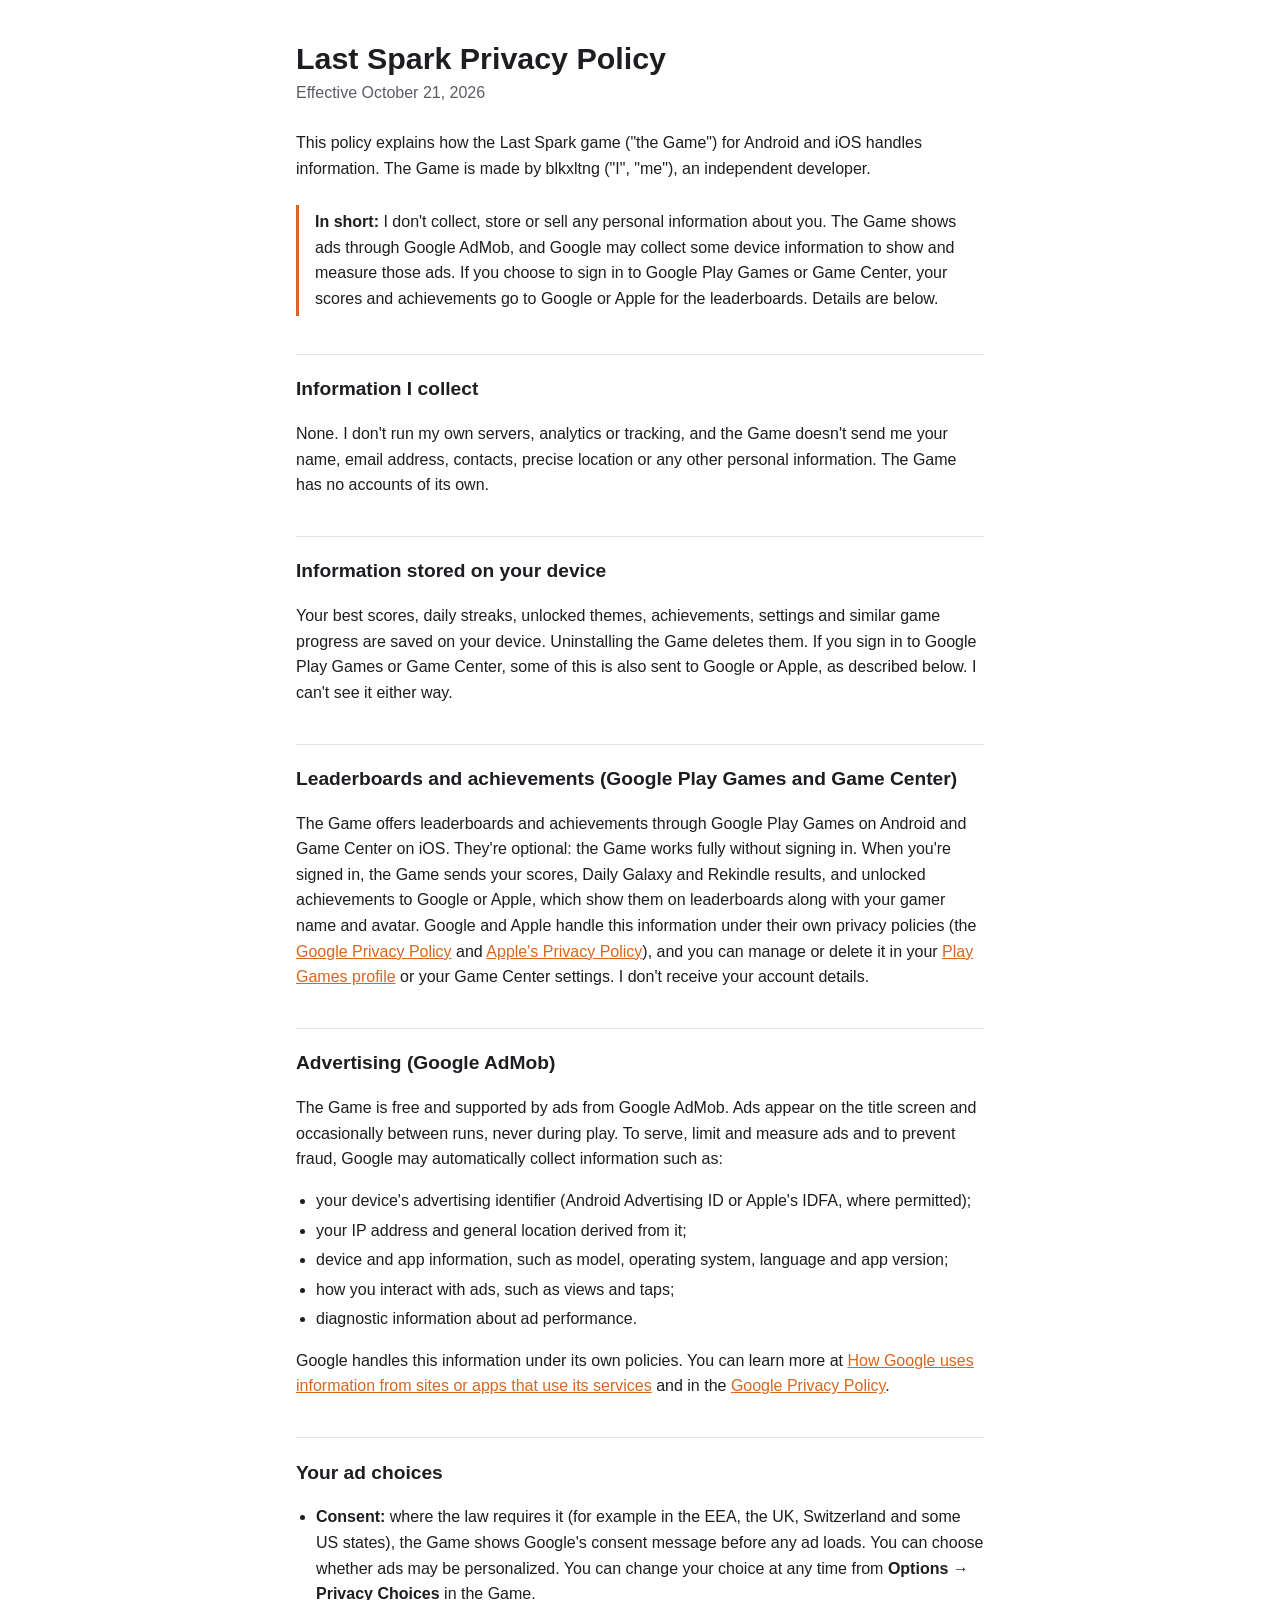
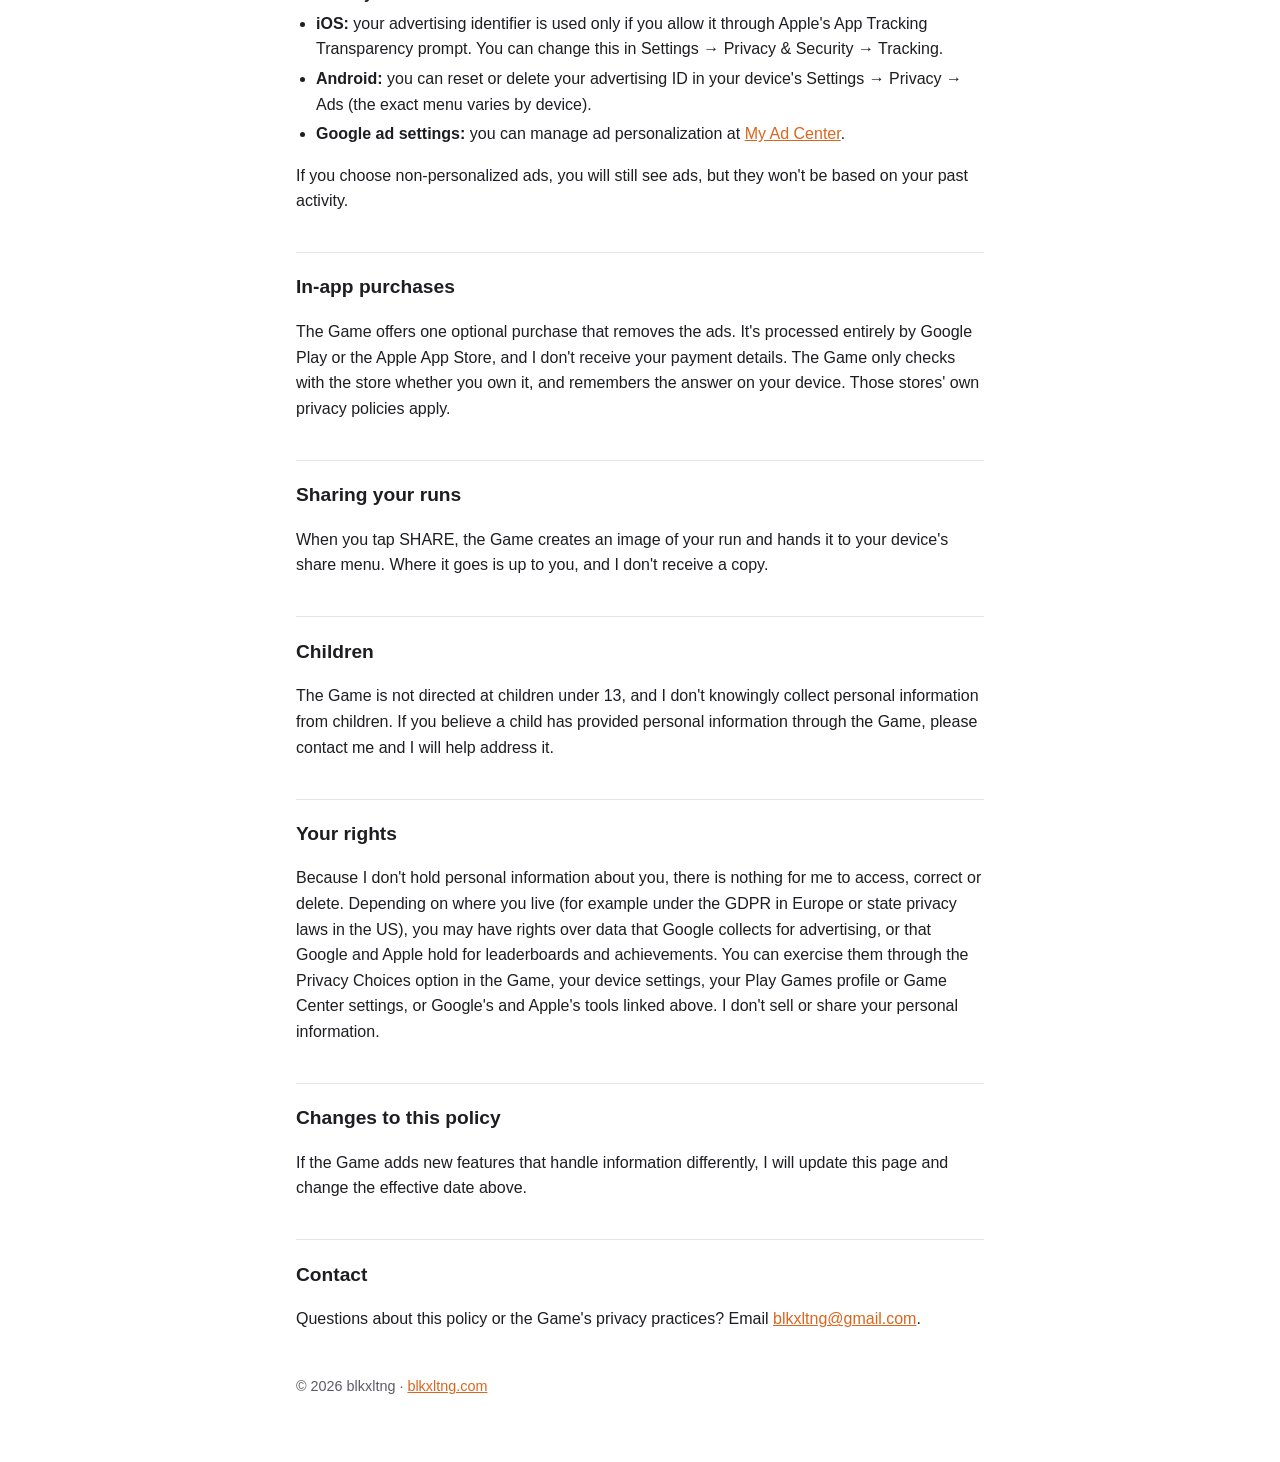
<file: public/lastspark/privacy/index.html>
<!DOCTYPE html>
<html lang="en">
<head>
  <meta charset="utf-8">
  <meta name="viewport" content="width=device-width, initial-scale=1">
  <title>Last Spark – Privacy Policy</title>
  <meta name="description" content="Privacy policy for the Last Spark mobile game.">
  <style>
    :root { --bg: #ffffff; --fg: #1d1d22; --muted: #5b5b66; --accent: #d9661f; --line: #e4e4ea; }
    @media (prefers-color-scheme: dark) {
      :root { --bg: #0e0e14; --fg: #ececf1; --muted: #a0a0ad; --accent: #ff9a4d; --line: #26262f; }
    }
    * { box-sizing: border-box; }
    body { margin: 0; background: var(--bg); color: var(--fg);
      font: 16px/1.6 -apple-system, BlinkMacSystemFont, "Segoe UI", Roboto, Helvetica, Arial, sans-serif; }
    main { max-width: 720px; margin: 0 auto; padding: 40px 16px 64px; }
    h1 { font-size: 1.9rem; line-height: 1.2; margin: 0 0 4px; }
    h2 { font-size: 1.2rem; margin: 2em 0 0.5em; padding-top: 1em; border-top: 1px solid var(--line); }
    .meta { color: var(--muted); margin: 0 0 1.5em; }
    .summary { border-left: 3px solid var(--accent); padding: 4px 0 4px 16px; margin: 1.5em 0; }
    a { color: var(--accent); }
    ul { padding-left: 1.25em; }
    li { margin: 0.25em 0; }
    footer { margin-top: 3em; color: var(--muted); font-size: 0.9rem; }
  </style>
</head>
<body>
<main>
  <h1>Last Spark Privacy Policy</h1>
  <p class="meta">Effective October 21, 2026</p>

  <p>This policy explains how the Last Spark game ("the Game") for Android and iOS handles information. The Game is made by blkxltng ("I", "me"), an independent developer.</p>

  <div class="summary">
    <strong>In short:</strong> I don't collect, store or sell any personal information about you. The Game shows ads through Google AdMob, and Google may collect some device information to show and measure those ads. If you choose to sign in to Google Play Games or Game Center, your scores and achievements go to Google or Apple for the leaderboards. Details are below.
  </div>

  <h2>Information I collect</h2>
  <p>None. I don't run my own servers, analytics or tracking, and the Game doesn't send me your name, email address, contacts, precise location or any other personal information. The Game has no accounts of its own.</p>

  <h2>Information stored on your device</h2>
  <p>Your best scores, daily streaks, unlocked themes, achievements, settings and similar game progress are saved on your device. Uninstalling the Game deletes them. If you sign in to Google Play Games or Game Center, some of this is also sent to Google or Apple, as described below. I can't see it either way.</p>

  <h2>Leaderboards and achievements (Google Play Games and Game Center)</h2>
  <p>The Game offers leaderboards and achievements through Google Play Games on Android and Game Center on iOS. They're optional: the Game works fully without signing in. When you're signed in, the Game sends your scores, Daily Galaxy and Rekindle results, and unlocked achievements to Google or Apple, which show them on leaderboards along with your gamer name and avatar. Google and Apple handle this information under their own privacy policies (the <a href="https://policies.google.com/privacy" target="_blank" rel="noopener">Google Privacy Policy</a> and <a href="https://www.apple.com/legal/privacy/" target="_blank" rel="noopener">Apple's Privacy Policy</a>), and you can manage or delete it in your <a href="https://play.google.com/games/profile" target="_blank" rel="noopener">Play Games profile</a> or your Game Center settings. I don't receive your account details.</p>

  <h2>Advertising (Google AdMob)</h2>
  <p>The Game is free and supported by ads from Google AdMob. Ads appear on the title screen and occasionally between runs, never during play. To serve, limit and measure ads and to prevent fraud, Google may automatically collect information such as:</p>
  <ul>
    <li>your device's advertising identifier (Android Advertising ID or Apple's IDFA, where permitted);</li>
    <li>your IP address and general location derived from it;</li>
    <li>device and app information, such as model, operating system, language and app version;</li>
    <li>how you interact with ads, such as views and taps;</li>
    <li>diagnostic information about ad performance.</li>
  </ul>
  <p>Google handles this information under its own policies. You can learn more at <a href="https://policies.google.com/technologies/partner-sites" target="_blank" rel="noopener">How Google uses information from sites or apps that use its services</a> and in the <a href="https://policies.google.com/privacy" target="_blank" rel="noopener">Google Privacy Policy</a>.</p>

  <h2>Your ad choices</h2>
  <ul>
    <li><strong>Consent:</strong> where the law requires it (for example in the EEA, the UK, Switzerland and some US states), the Game shows Google's consent message before any ad loads. You can choose whether ads may be personalized. You can change your choice at any time from <strong>Options → Privacy Choices</strong> in the Game.</li>
    <li><strong>iOS:</strong> your advertising identifier is used only if you allow it through Apple's App Tracking Transparency prompt. You can change this in Settings → Privacy &amp; Security → Tracking.</li>
    <li><strong>Android:</strong> you can reset or delete your advertising ID in your device's Settings → Privacy → Ads (the exact menu varies by device).</li>
    <li><strong>Google ad settings:</strong> you can manage ad personalization at <a href="https://myadcenter.google.com" target="_blank" rel="noopener">My Ad Center</a>.</li>
  </ul>
  <p>If you choose non-personalized ads, you will still see ads, but they won't be based on your past activity.</p>

  <h2>In-app purchases</h2>
  <p>The Game offers one optional purchase that removes the ads. It's processed entirely by Google Play or the Apple App Store, and I don't receive your payment details. The Game only checks with the store whether you own it, and remembers the answer on your device. Those stores' own privacy policies apply.</p>

  <h2>Sharing your runs</h2>
  <p>When you tap SHARE, the Game creates an image of your run and hands it to your device's share menu. Where it goes is up to you, and I don't receive a copy.</p>

  <h2>Children</h2>
  <p>The Game is not directed at children under 13, and I don't knowingly collect personal information from children. If you believe a child has provided personal information through the Game, please contact me and I will help address it.</p>

  <h2>Your rights</h2>
  <p>Because I don't hold personal information about you, there is nothing for me to access, correct or delete. Depending on where you live (for example under the GDPR in Europe or state privacy laws in the US), you may have rights over data that Google collects for advertising, or that Google and Apple hold for leaderboards and achievements. You can exercise them through the Privacy Choices option in the Game, your device settings, your Play Games profile or Game Center settings, or Google's and Apple's tools linked above. I don't sell or share your personal information.</p>

  <h2>Changes to this policy</h2>
  <p>If the Game adds new features that handle information differently, I will update this page and change the effective date above.</p>

  <h2>Contact</h2>
  <p>Questions about this policy or the Game's privacy practices? Email <a href="mailto:blkxltng@gmail.com">blkxltng@gmail.com</a>.</p>

  <footer>© 2026 blkxltng · <a href="/">blkxltng.com</a></footer>
</main>
</body>
</html>
</file>
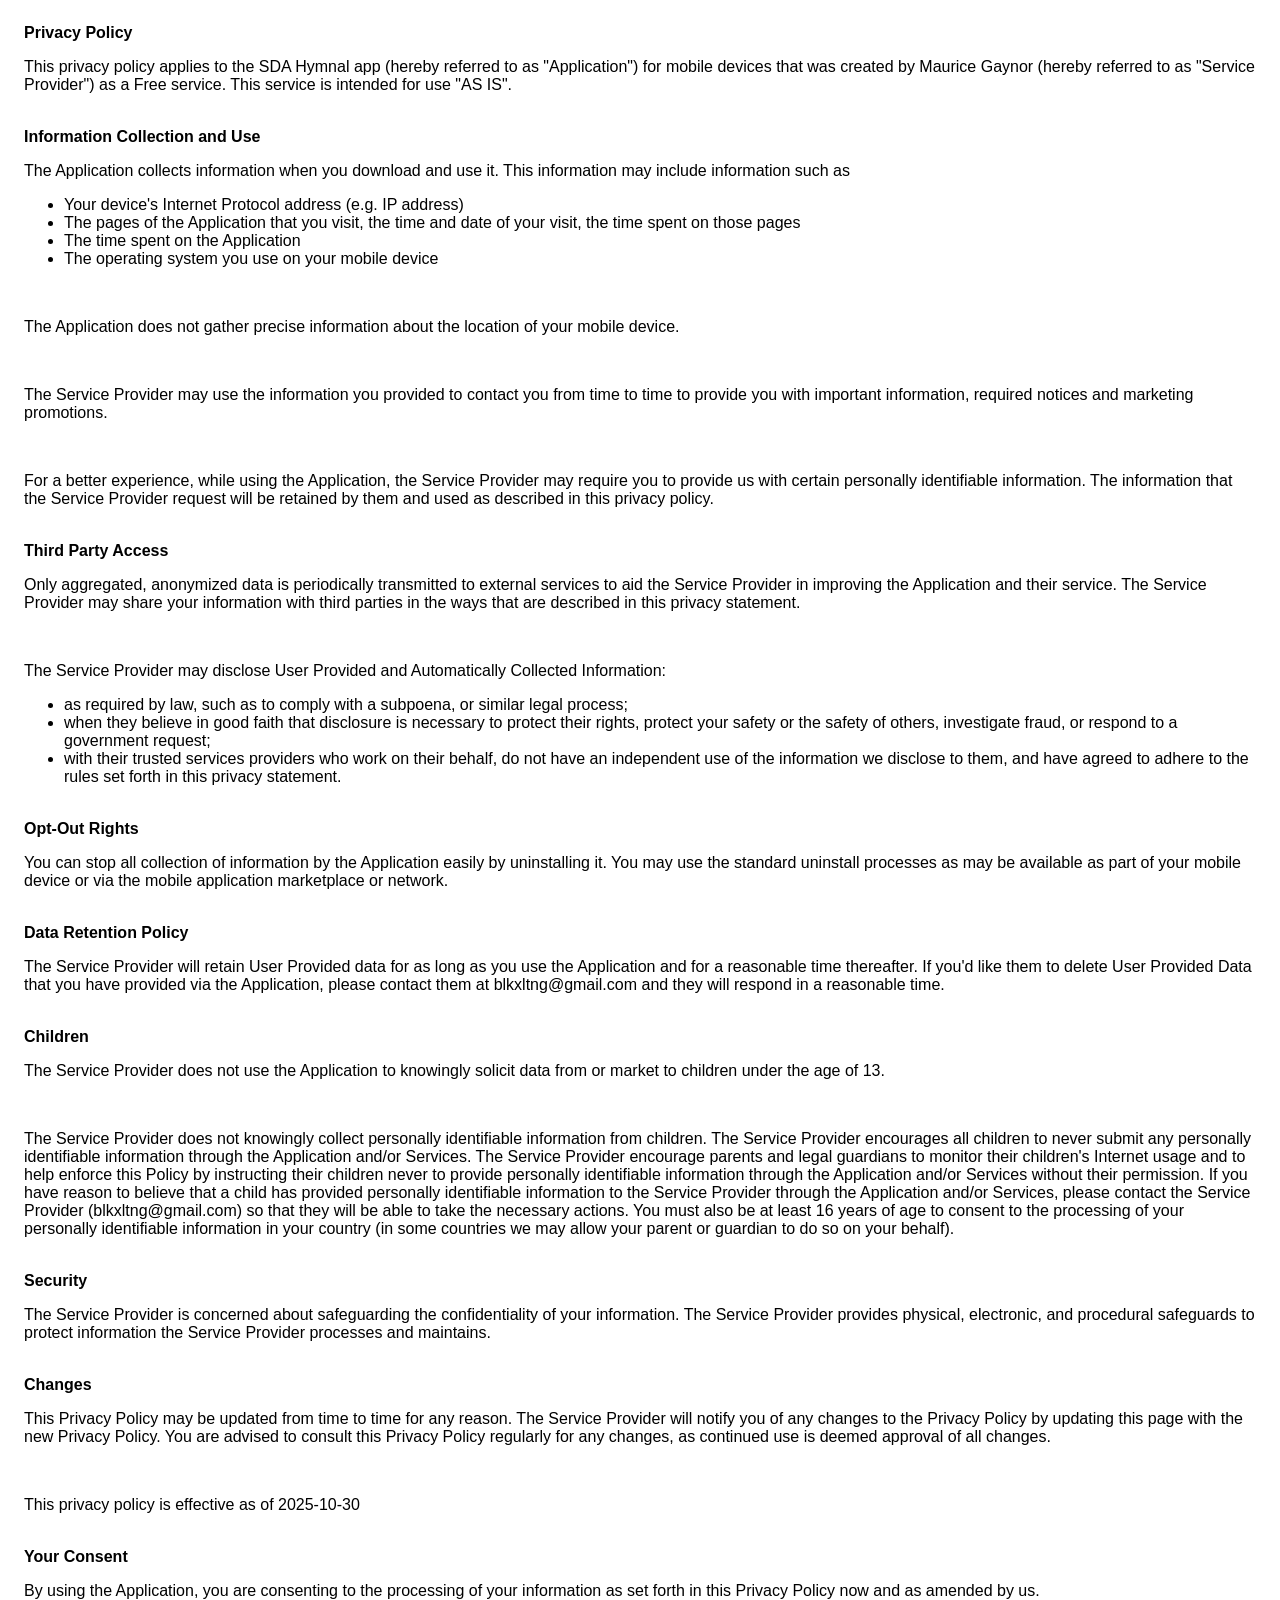
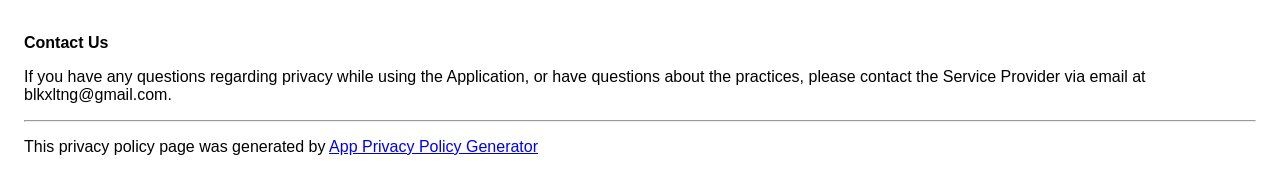
<file: hymnalPolicy.html>
<!DOCTYPE html>
    <html>
    <head>
      <meta charset='utf-8'>
      <meta name='viewport' content='width=device-width'>
      <title>Privacy Policy</title>
      <style> body { font-family: 'Helvetica Neue', Helvetica, Arial, sans-serif; padding:1em; } </style>
    </head>
    <body>
    <strong>Privacy Policy</strong><p>This privacy policy applies to the SDA Hymnal app (hereby referred to as "Application") for mobile devices that was created by Maurice Gaynor (hereby referred to as "Service Provider") as a Free service. This service is intended for use "AS IS".</p><br><strong>Information Collection and Use</strong><p>The Application collects information when you download and use it. This information may include information such as </p><ul><li>Your device's Internet Protocol address (e.g. IP address)</li><li>The pages of the Application that you visit, the time and date of your visit, the time spent on those pages</li><li>The time spent on the Application</li><li>The operating system you use on your mobile device</li></ul><p></p><br><p>The Application does not gather precise information about the location of your mobile device.</p><div style="display: none;"><p>The Application collects your device's location, which helps the Service Provider determine your approximate geographical location and make use of in below ways:</p><ul><li>Geolocation Services: The Service Provider utilizes location data to provide features such as personalized content, relevant recommendations, and location-based services.</li><li>Analytics and Improvements: Aggregated and anonymized location data helps the Service Provider to analyze user behavior, identify trends, and improve the overall performance and functionality of the Application.</li><li>Third-Party Services: Periodically, the Service Provider may transmit anonymized location data to external services. These services assist them in enhancing the Application and optimizing their offerings.</li></ul></div><br><p>The Service Provider may use the information you provided to contact you from time to time to provide you with important information, required notices and marketing promotions.</p><br><p>For a better experience, while using the Application, the Service Provider may require you to provide us with certain personally identifiable information. The information that the Service Provider request will be retained by them and used as described in this privacy policy.</p><br><strong>Third Party Access</strong><p>Only aggregated, anonymized data is periodically transmitted to external services to aid the Service Provider in improving the Application and their service. The Service Provider may share your information with third parties in the ways that are described in this privacy statement.</p><!----><br><p>The Service Provider may disclose User Provided and Automatically Collected Information:</p><ul><li>as required by law, such as to comply with a subpoena, or similar legal process;</li><li>when they believe in good faith that disclosure is necessary to protect their rights, protect your safety or the safety of others, investigate fraud, or respond to a government request;</li><li>with their trusted services providers who work on their behalf, do not have an independent use of the information we disclose to them, and have agreed to adhere to the rules set forth in this privacy statement.</li></ul><p></p><br><strong>Opt-Out Rights</strong><p>You can stop all collection of information by the Application easily by uninstalling it. You may use the standard uninstall processes as may be available as part of your mobile device or via the mobile application marketplace or network.</p><br><strong>Data Retention Policy</strong><p>The Service Provider will retain User Provided data for as long as you use the Application and for a reasonable time thereafter. If you'd like them to delete User Provided Data that you have provided via the Application, please contact them at blkxltng@gmail.com and they will respond in a reasonable time.</p><br><strong>Children</strong><p>The Service Provider does not use the Application to knowingly solicit data from or market to children under the age of 13.</p><!----><div><br><p>The Service Provider does not knowingly collect personally identifiable information from children. The Service Provider encourages all children to never submit any personally identifiable information through the Application and/or Services. The Service Provider encourage parents and legal guardians to monitor their children's Internet usage and to help enforce this Policy by instructing their children never to provide personally identifiable information through the Application and/or Services without their permission. If you have reason to believe that a child has provided personally identifiable information to the Service Provider through the Application and/or Services, please contact the Service Provider (blkxltng@gmail.com) so that they will be able to take the necessary actions. You must also be at least 16 years of age to consent to the processing of your personally identifiable information in your country (in some countries we may allow your parent or guardian to do so on your behalf).</p></div><br><strong>Security</strong><p>The Service Provider is concerned about safeguarding the confidentiality of your information. The Service Provider provides physical, electronic, and procedural safeguards to protect information the Service Provider processes and maintains.</p><br><strong>Changes</strong><p>This Privacy Policy may be updated from time to time for any reason. The Service Provider will notify you of any changes to the Privacy Policy by updating this page with the new Privacy Policy. You are advised to consult this Privacy Policy regularly for any changes, as continued use is deemed approval of all changes.</p><br><p>This privacy policy is effective as of 2025-10-30</p><br><strong>Your Consent</strong><p>By using the Application, you are consenting to the processing of your information as set forth in this Privacy Policy now and as amended by us.</p><br><strong>Contact Us</strong><p>If you have any questions regarding privacy while using the Application, or have questions about the practices, please contact the Service Provider via email at blkxltng@gmail.com.</p><hr><p>This privacy policy page was generated by <a href="https://app-privacy-policy-generator.nisrulz.com/" target="_blank" rel="noopener noreferrer">App Privacy Policy Generator</a></p>
    </body>
    </html>
</file>
